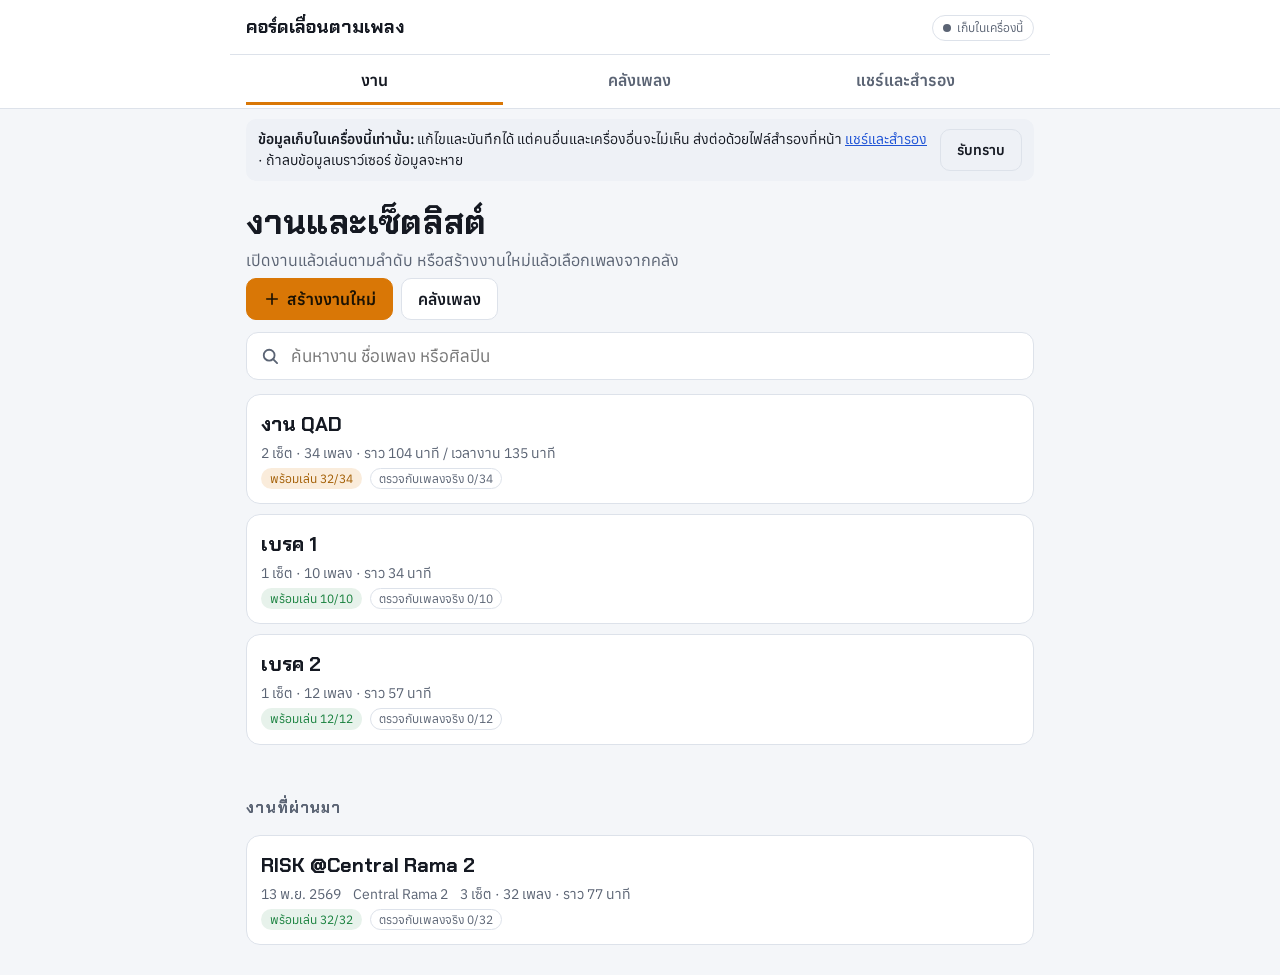
<file: index.html>
<!doctype html>
<html lang="th">
<head>
<meta charset="utf-8">
<meta name="viewport" content="width=device-width, initial-scale=1">
<title>คอร์ดเลื่อนตามเพลง</title>
<meta http-equiv="refresh" content="0; url=chord-scroller/">
<link rel="canonical" href="chord-scroller/">
</head>
<body>
<p><a href="chord-scroller/">เปิดคอร์ดเลื่อนตามเพลง</a></p>
</body>
</html>
</file>
